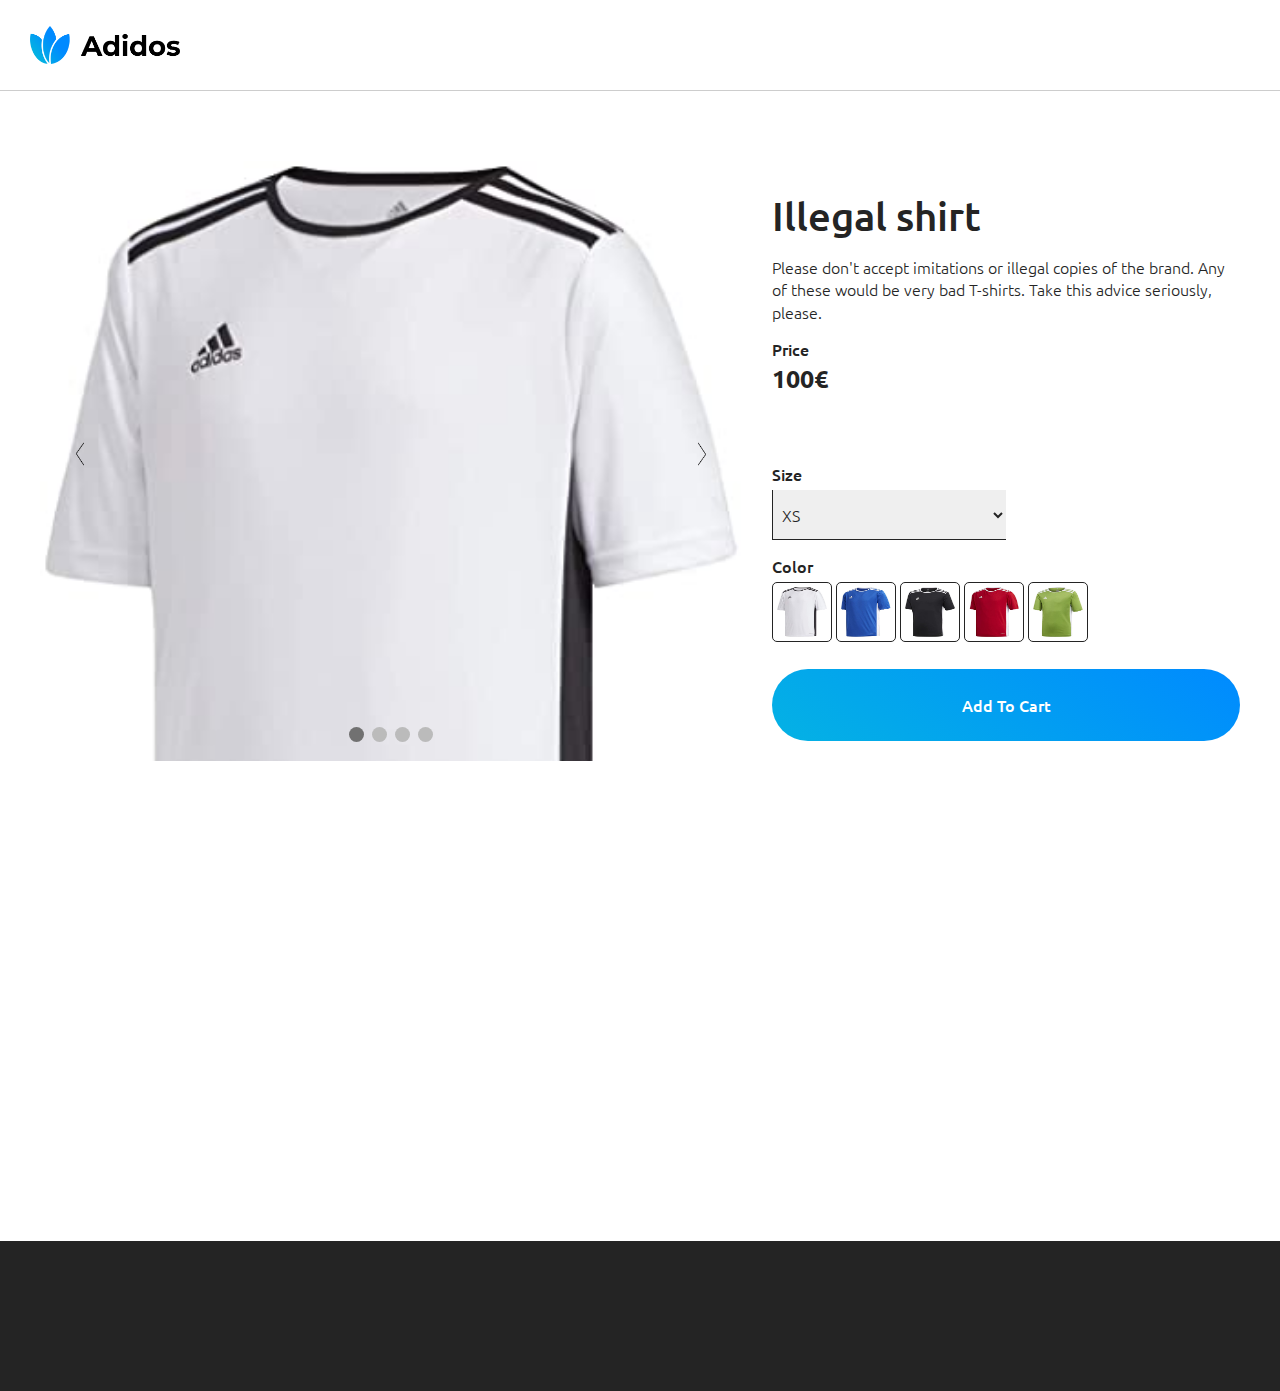
<file: index.html>
<!DOCTYPE html>
<html lang="en">
<head>
    <meta charset="UTF-8">
    <meta http-equiv="X-UA-Compatible" content="IE=edge">
    <meta name="viewport" content="width=device-width, initial-scale=1.0">
    <link rel="stylesheet" href="css/root.css">
    <link rel="stylesheet" href="css/step0style.css">
    <link rel="stylesheet" href="css/step1style.css">
    <link rel="stylesheet" href="css/step2style.css">
    <link rel="stylesheet" href="css/step3style.css">
    <link rel="stylesheet" href="css/step4style.css">
    <link rel="preconnect" href="https://fonts.gstatic.com">
    <link href="https://fonts.googleapis.com/css2?family=Ubuntu:ital,wght@0,300;0,400;0,500;0,700;1,300;1,400;1,500;1,700&display=swap" rel="stylesheet">
    <title>Adidos Shop</title>
</head>
<body>
    <header>
        <a href="index.html"><img id='logo' src='design/Adidos_logo.png'></a>
    </header>
    <main>
<!-- STEP 0 ------------------------ -->    
        <div class="mainDivs step0MainDiv" id="step0MainDiv">
                <section id="imgSection">
                    <div class="slideshow-container">

                        <div class="mySlides fade">
                            <img id="imgSl1" src="img/whiteFront.jpg" style="width:100%">
                        </div>
                        
                        <div class="mySlides fade">
                            <img id="imgSl2" src="img/whiteBack.jpg" style="width:100%">
                        </div>
                        
                        <div class="mySlides fade">
                            <img id="imgSl3" src="img/whiteLeft.jpg" style="width:100%">
                        </div>

                        <div class="mySlides fade">
                            <img id="imgSl4" src="img/whiteRight.jpg" style="width:100%">
                        </div>
                        
                        <a class="prev_arrow" onclick="plusSlides(-1)"></a>
                        <a class="next_arrow" onclick="plusSlides(1)"></a>
                        
                        </div>
                        <br>
                        
                        <div class="navBtns" style="text-align:center">
                        <span class="dot" onclick="currentSlide(1)"></span> 
                        <span class="dot" onclick="currentSlide(2)"></span> 
                        <span class="dot" onclick="currentSlide(3)"></span>
                        <span class="dot" onclick="currentSlide(4)"></span>  
                        </div>
                </section>
                <section id="contentSection">
                    <div id="contentDiv">
                        <div class="desc_text">
                            <h1>Illegal shirt</h1>
                            <p>Please don't accept imitations or illegal copies of the brand. Any of these would be very bad T-shirts. Take this advice seriously, please.</p>
                            <h3>Price</h3>
                            <h2 id="productprice" value="100">100€</h2>
                        </div>
                        
                        <div id="step0Form">
                            <div class="sizeDivSelector">
                                <h3>Size</h3>
                                <select name="size" id="sizeSelect" onchange="shirtSize(value)">
                                    <option value="XS">XS</option>
                                    <option value="S">S</option>
                                    <option value="M">M</option>
                                    <option value="L">L</option>
                                    <option value="XL">XL</option>
                                </select>
                            </div>
                            <div class="colorDivSelector">
                                <h3>Color</h3>
                                <button class='colorButton' id="colorButton1" value="white" onmouseover="changePicturesOnSlide(value)"  onclick="shirtColor(value)"></button>
                                <button class='colorButton' id="colorButton2" value="blue" onmouseover="changePicturesOnSlide(value)" onclick="shirtColor(value)"></button>
                                <button class='colorButton' id="colorButton3" value="black" onmouseover="changePicturesOnSlide(value)" onclick="shirtColor(value)"></button>
                                <button class='colorButton' id="colorButton4" value="red" onmouseover="changePicturesOnSlide(value)" onclick="shirtColor(value)"></button>
                                <button class='colorButton' id="colorButton5" value="green" onmouseover="changePicturesOnSlide(value)" onclick="shirtColor(value)"></button>
                            </div>
                        
                        <button type="button" id="addToCartBtn" class="longBtn">Add To Cart</button>
                        </div>
                    </div>                
                </section>
        </div>
<!-- END STEP 0 ------------------------ -->
    </main>
    <footer>
    </footer>
  <!-- <script src="js/collectData.js"></script> -->
    <script src="js/slider.js"></script>
    <script src="js/functions.js"></script>
    <script type="module">
        loadComponent('templates/template1.html');
        loadComponent('templates/template2.html');
        loadComponent('templates/template3.html');
        loadComponent('templates/template4.html');
        loadComponent('templates/templateBars.html');
    </script>
</body>
</html>
</file>
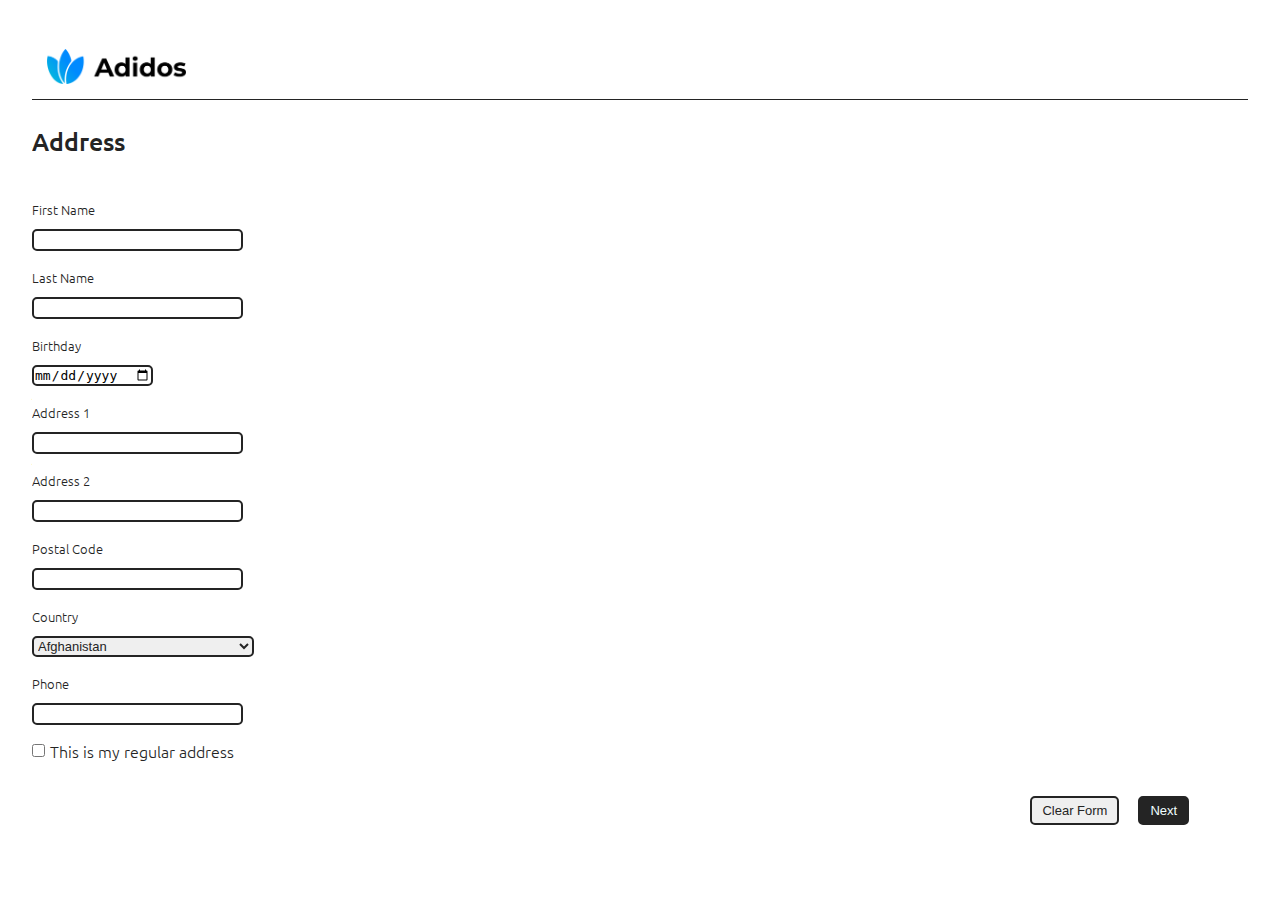
<file: Step2.html>
<!DOCTYPE html>
<html lang="en">
<head>
    <meta charset="UTF-8">
    <meta http-equiv="X-UA-Compatible" content="IE=edge">
    <meta name="viewport" content="width=device-width, initial-scale=1.0">
    <link rel="stylesheet" href="style.css">
    <link rel="stylesheet" href="styleStep2.css">
    <link rel="stylesheet" href="sliderStyle.css">
    <link rel="preconnect" href="https://fonts.gstatic.com">
    <link href="https://fonts.googleapis.com/css2?family=Ubuntu:ital,wght@0,300;0,400;0,500;0,700;1,300;1,400;1,500;1,700&display=swap" rel="stylesheet">
    <title>Adidos Shop</title>
</head>
<header>
    <img id='logo' src='design/Adidos_logo.png'>
</header>
<body>
    <main>
        <form>
        <div id="contCentral">
            <h2>Address</h2><br>

            <label for="firstName" class="textoDeRellenar">First Name</label><br>
            <input type="text" name="firstName" size="20" class="rellenar"><br>

            <label for="lastName" class="textoDeRellenar">Last Name</label><br>
            <input type="text" name="lastName" size="20" class="rellenar"><br>

            <label for="birthday" class="textoDeRellenar">Birthday</label><br>
            <input type="date" name="birthday" class="rellenar"><br>

            <label for="Address1" class="textoDeRellenar">Address 1</label><br>
            <input type="text" name="Address1" class="rellenar"><br>

            <label for="Address2" class="textoDeRellenar">Address 2</label><br>
            <input type="text" name="Address2" class="rellenar"><br>

            <label for="postalCode" class="textoDeRellenar">Postal Code</label><br>
            <input type="number" name="portalCode" class="rellenar"><br>

            <label for="country" class="textoDeRellenar">Country</label><br>
            <select name="country" class="rellenar">
                <option value="Afghanistan">Afghanistan</option>
                <option value="Albania">Albania</option>
                <option value="Andorra">Andorra</option>
                <option value="Argentina">Argentina</option>
                <option value="Australia">Australia</option>
                <option value="Bahamas">Bahamas</option>
                <option value="Bolivia">Bolivia</option>
                <option value="Bosnia and Herzegovina">Bosnia and Herzegovina</option>
                <option value="Brazil">Brazil</option>
                <option value="Bulgaria">Bulgaria</option>
                <option value="Canada">Canada</option>
                <option value="Chile">Chile</option>
                <option value="China">China</option>
                <option value="Colombia">Colombia</option>
                <option value="Cuba">Cuba</option>
                <option value="Democratic Republic of the Congo">Democratic Republic of the Congo</option>
                <option value="Denmark">Denmark</option>
                <option value="Djibouti">Djibouti</option>
                <option value="Dominica">Dominica</option>
                <option value="Dominican Republic">Dominican Republic</option>
                <option value="Ecuador">Ecuador</option>
                <option value="Egypt">Egypt</option>
                <option value="El Salvador">El Salvador</option>
                <option value="Estonia">Estonia</option>
                <option value="Ethiopia">Ethiopia</option>
                <option value="Fiji">Fiji</option>
                <option value="Finland">Finland</option>
                <option value="France">France</option>
                <option value="Georgia">Georgia</option>
                <option value="Germany">Germany</option>
                <option value="Greece">Greece</option>
                <option value="Guatemala">Guatemala</option>
                <option value="Haiti">Haiti</option>
                <option value="Honduras">Honduras</option>
                <option value="Hungary">Hungary</option>
                <option value="Iceland">Iceland</option>
                <option value="India">India</option>
                <option value="Indonesia">Indonesia</option>
                <option value="Ireland">Ireland</option>
                <option value="Italy">Italy</option>
                <option value="Jamaica">Jamaica</option>
                <option value="Japan">Japan</option>
                <option value="Kenya">Kenya</option>
                <option value="Liberia">Liberia</option>
                <option value="Lithuania">Lithuania</option>
                <option value="Luxembourg">Luxembourg</option>
                <option value="Madagascar">Madagascar</option>
                <option value="Maldives">Maldives</option>
                <option value="Malta">Malta</option>
                <option value="Mexico">Mexico</option>
                <option value="Monaco">Monaco</option>
                <option value="Nepal">Nepal</option>
                <option value="New Zealand">New Zealand</option>
                <option value="North Korea">North Korea</option>
                <option value="North Macedonia">North Macedonia</option>
                <option value="Norway">Norway</option>
                <option value="Oman">Oman</option>
                <option value="Pakistan">Pakistan</option>
                <option value="Panama">Panama</option>
                <option value="Paraguay">Paraguay</option>
                <option value="Peru">Peru</option>
                <option value="Portugal">Portugal</option>
                <option value="Romania">Romania</option>
                <option value="Russia">Russia</option>
                <option value="Samoa">Samoa</option>
                <option value="Saudi Arabia">Saudi Arabia</option>
                <option value="Senegal">Senegal</option>
                <option value="Slovenia">Slovenia</option>
                <option value="Spain">Spain</option>
                <option value="Tanzania">Tanzania</option>
                <option value="Thailand">Thailand</option>
                <option value="Turkey">Turkey</option>
                <option value="Turkmenistan">Turkmenistan</option>
                <option value="Uganda">Uganda</option>
                <option value="Ukraine">Ukraine</option>
                <option value="United Arab Emirates">United Arab Emirates</option>
                <option value="United Kingdom">United Kingdom</option>
                <option value="United States of America">United States of America</option>
                <option value="Uruguay">Uruguay</option>
                <option value="Uzbekistan">Uzbekistan</option>
                <option value="Vanuatu">Vanuatu</option>
                <option value="Venezuela">Venezuela</option>
                <option value="Vietnam">Vietnam</option>
                <option value="Yemen">Yemen</option>
                <option value="Zambia">Zambia</option>
                <option value="Zimbabwe">Zimbabwe</option>
            </select><br>

            <label for="numberPhone" class="textoDeRellenar">Phone</label><br>
            <input type="tel" name="numberPhone" class="rellenar"><br>

            <div id="check">
                <input type="checkbox" name="RegularAddress" value="SaveRA" id="checkItem">
                <p>This is my regular address</p><br>
            </div>

            <div id="botones">
                <input type="reset" name="clear" value="Clear Form" id="btnClear">
                <input type="submit" name="next" value="Next" id="btnNext">
            </div>

        </div>
    </form>
    </main>
</body>
<footer>

</footer>
</html>
</file>
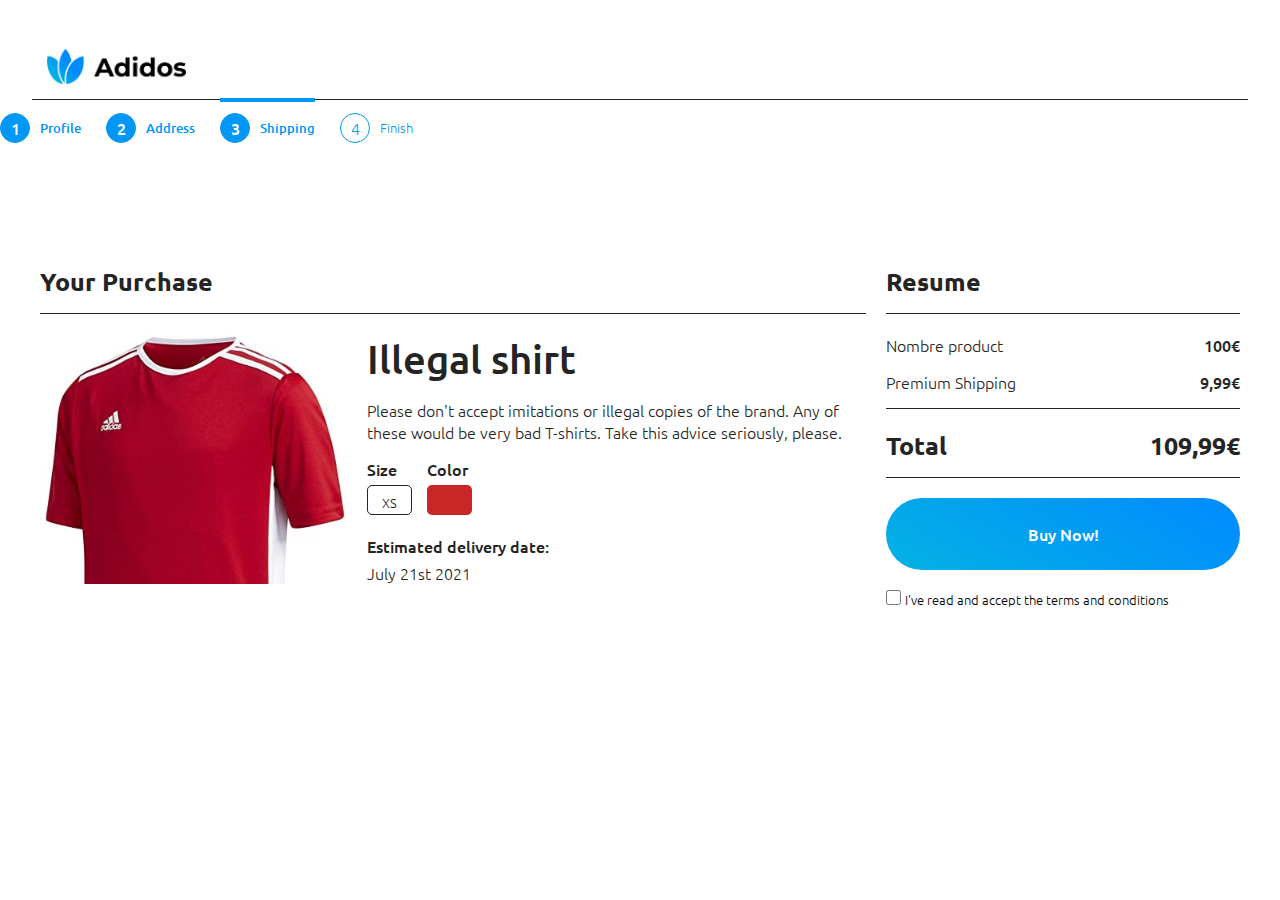
<file: step4.html>
<!DOCTYPE html>
<html lang="en">
<head>
    <meta charset="UTF-8">
    <meta http-equiv="X-UA-Compatible" content="IE=edge">
    <meta name="viewport" content="width=device-width, initial-scale=1.0">
    <link rel="stylesheet" href="style.css">
    <link rel="stylesheet" href="step4style.css">
    <link rel="stylesheet" href="sliderStyle.css">
    <link rel="preconnect" href="https://fonts.gstatic.com">
    <link href="https://fonts.googleapis.com/css2?family=Ubuntu:ital,wght@0,300;0,400;0,500;0,700;1,300;1,400;1,500;1,700&display=swap" rel="stylesheet">

    <title>Adidos Shop</title>
</head>
<body>
    <header>
        <img id='logo' src='design/Adidos_logo.png'>
    </header>
    <main>

        <div id="topBar" class="topBar">

<!-- PROGRESS BAR ---------------------------------- -->

            <!-- <div id="progressBar" class="progressBar">
                <div class="allProgressStep">
                    <div class="step">
                        <h4 class="completedText">Profile</h4>
                        <p class="stepPoint completed" ></p>
                    </div>
                    <div class="step">
                        <h4 class="completedText">Address</h4>
                        <p class="stepPoint completed"></p>
                    </div>
                    <div class="step">
                        <h4 class="completedText">Shipping</h4>
                        <p class="stepPoint completed"></p>
                    </div>
                    <div class="step">
                        <h4>Finish</h4>
                        <p class="stepPoint"></p>
                    </div>
                </div> -->

            <div id="progressBar" class="progressBar">
                <div class="allProgressStep">
                    <div class="step">
                        <p class="stepPoint completed" >1</p>
                        <h4 class="completedText">Profile</h4>
                    </div>
                    <div class="step">
                        <p class="stepPoint completed">2</p>
                        <h4 class="completedText">Address</h4>

                    </div>
                    <div class="step actualStep">
                        <p class="stepPoint completed">3</p>
                        <h4 class="completedText">Shipping</h4>
                    </div>
                    <div class="step">
                        <p class="stepPoint">4</p>
                        <h4>Finish</h4>
                    </div>
                </div>
            </div>

<!-- END OF PROGRESS BAR ---------------------------------- -->

<!-- POP UP HURRY UP MESSAGE ---------------------------------- -->

            <div id="popUpDiv" class="popUpDiv hidden">
                <p>Your purchase started:</p>
                <p id="closeX" class="closeX" onclick="hide()">&#x2715</p>
                <h3 id="timerPopUp">3 minutes ago.</h4>
                <h2>Hurry Up!</h2>
            </div>

<!-- END POP UP HURRY UP MESSAGE ---------------------------------- -->

        </div>

<!-- STEP 4 (PURCHASE RESUME) ---------------------------------- -->

        <div class='mainDivs' id="step4Div">
            <section class="leftContent">
                <h2 class="yourPurchaseText">Your Purchase</h2>
                <div id="purchaseResume" class="purchaseResume">
                    <div id="purchaseImg" class="purchaseImg"></div>
                    <div class="purchaseContent">
                        <h1 id="prodcutName" class="productName">Illegal shirt</h1>
                        <p class="productDescription">Please don't accept imitations or illegal copies of the brand. Any of these would be very bad T-shirts. Take this advice seriously, please.</p>
                        <div class="SizeColor">
                            <div class="SCResumeDiv">
                                <h3>Size</h3>
                                <p class="sizeP">XS</p>
                            </div>
                            <div class="SCResumeDiv">
                                <h3>Color</h3>
                                <p class="colorP"></p>
                            </div>
                        </div>
                        <h3 class="delDateTitle">Estimated delivery date:</h3>
                        <p id="delDateText" class="delDateText">July 21st 2021</p>
                    </div>
                </div>
            </section>
            <section class="rightContent">
                <h2 class="resumeText">Resume</h2>
                <div id="totalResume">
                    <div class="productAccount">
                        <p class="productText">Nombre product</p>
                        <h3 class="productPrice">100€</h3>
                    </div>
                    <div class="shippingAccount">
                        <p class="shippingText">Premium Shipping</p>
                        <h3 class="shippingPrice">9,99€</h3>
                    </div>
                </div>
                <div class="totalPrice">
                    <h2>Total</p>
                    <h2>109,99€</h3>
                </div>
                <form>
                    <!-- <input type="submit" value="Finish"> -->
                    <button class="longBtn">Buy Now!</button>
                    <input type="checkbox" name="conditions" id="conditions" required>
                    <label for="conditions" class="checkboxText">I've read and accept the terms and conditions</label>
                </form>
            </section>
        </div>

<!-- END OF STEP 4 (PURCHASE RESUME) ---------------------------------- -->

    </main>

    <footer>
    </footer>
    <script src="closeXBtn.js"></script>
</body>

</html>
</file>
<file: css/step0style.css>
.step0MainDiv {
  margin-top: 70px;
}

/* SLIDER STYLES ----------------- */

.mySlides {
  display: none;
}
img {
  vertical-align: middle;
}

/* Slideshow container */
.slideshow-container {
  width: 100%;
  max-height: 100%;
  position: relative;
  margin: auto;
}

/* Next & previous buttons */
.prev_arrow,
.next_arrow {
  width: 30px;
  height: 30px;
  left: 25px;
  cursor: pointer;
  position: absolute;
  top: 50%;
  margin-top: -22px;
  color: #242424;
  font-weight: bold;
  font-size: 25px;
  transition: 0.6s ease;
  border-radius: 40px;
  user-select: none;
  font-family: "Ubuntu", sans-serif;
}

.prev_arrow {
  background-image: url(../img/rsc/left_arrow.png);
  background-size: contain;
}

.prev_arrow:focus,
.next_arrow:focus {
  outline: none;
}

.prev_arrow:hover,
.next_arrow:hover {
  opacity: 0.6;
}

/* Position the "next button" to the right */
.next_arrow {
  left: unset;
  right: 25px;
  background-image: url(../img/rsc/right_arrow.png);
  background-size: contain;
}

.navBtns {
  align-items: center;
  width: max-content;
  text-align: center;
  position: absolute;
  bottom: 15px;
  justify-content: center;
}

/* Caption text */
.text {
  color: #f2f2f2;
  font-size: 15px;
  padding: 8px 12px;
  position: absolute;
  bottom: 8px;
  width: 100%;
  text-align: center;
}

/* The dots/bullets/indicators */
.dot {
  cursor: pointer;
  height: 15px;
  width: 15px;
  margin: 0 2px;
  background-color: #bbb;
  border-radius: 50%;
  display: inline-block;
  transition: background-color 0.6s ease;
}

.active,
.dot:hover {
  background-color: #717171;
}

/* Fading animation */
.fade {
  -webkit-animation-name: fade;
  -webkit-animation-duration: 1.5s;
  animation-name: fade;
  animation-duration: 1.5s;
}

@-webkit-keyframes fade {
  from {
    opacity: 0.4;
  }
  to {
    opacity: 1;
  }
}

@keyframes fade {
  from {
    opacity: 0.4;
  }
  to {
    opacity: 1;
  }
}

/* On smaller screens, decrease text size */
@media only screen and (max-width: 300px) {
  .prev_arrow,
  .next_arrow,
  .text {
    font-size: 11px;
  }
}

/* END OF SLIDER STYLES ------------------- */

/* LEFT SECTION ---------------- */

#imgSection {
  width: 60%;
  max-height: 600px;
  display: flex;
  justify-content: center;
  position: relative;
  box-sizing: border-box;
  margin-right: 15px;
  border-radius: 5px;
  overflow: hidden;
}

/* RGIHT SECTION ---------------- */

#contentSection {
  width: 40%;
  box-sizing: border-box;
  margin-left: 15px;
}

#contentDiv {
  box-sizing: border-box;
  width: 100%;
  height: 100%;
  padding-top: 30px;
  display: flex;
  flex-direction: column;
  justify-content: space-between;
}

.desc_text h1,
.desc_text p,
.desc_text h2 {
  margin-bottom: 15px;
}

.desc_text h3 {
  margin-bottom: 2px;
}

#sizeSelect {
  width: 50%;
  height: 50px;
  margin-top: 5px;
  border-bottom: 1px solid #242424;
  border-left: 1px solid #242424;
  padding-left: 5px;
  margin-bottom: 15px;
}

.colorDivSelector {
  margin-bottom: 25px;
}

.colorDivSelector h3 {
  margin-bottom: 5px;
}

.colorButton {
  height: 60px;
  width: 60px;
  border-radius: 5px;
  background-color: transparent;
  border: 1px solid #242424;
  background-repeat: no-repeat;
  background-position: center;
  background-size: 50px 50px;
}
#colorButton1 {
  background-image: url("../img/whiteFront.jpg");
}
#colorButton2 {
  background-image: url("../img/blueFront.jpg");
}
#colorButton3 {
  background-image: url("../img/blackFront.jpg");
}
#colorButton4 {
  background-image: url("../img/redFront.jpg");
}
#colorButton5 {
  background-image: url("../img/greenFront.jpg");
}

.formButtons {
  display: flex;
  align-items: flex-end;
}
</file>
<file: css/step1style.css>
.profileForm {
  width: 100%;
  height: max-content;
  display: flex;
}

.profileForm h2 {
  width: 100%;
  border-bottom: 1px solid #242424;
  margin-bottom: 20px;
  padding-bottom: 15px;
}

/* .formInputsProfile {
  height: 270px;
  display: flex;
  flex-direction: column;
} */

.prf_rc {
  max-height: 100%;
  display: flex;
  justify-content: space-between;
  align-items: flex-end;
}
</file>
<file: css/step2style.css>
#step2phone {
  margin-top: 10px;
  margin-left: 15px;
  margin-bottom: 10px;
}

.countryCodeDiv {
  display: flex;
  width: 100%;
}

.countryCode {
  width: 80px !important;
  padding-right: 5px;
  margin-bottom: 0;
  border-right: none !important;
  border-radius: 5px 0px 0px 5px !important;
  background-color: rgb(237, 237, 237);
}

.phoneNumberInput {
  height: 45px;
  border-left: none !important;
  border-radius: 0px 5px 5px 0px !important;
}

.add_rc_check {
  margin-left: 15px;
  margin-bottom: 15px;
}

.add_rc {
  max-height: 100%;
  display: flex;
  flex-direction: column;
  justify-content: flex-end;
}

.add_rc_btns {
  display: flex;
  justify-content: space-between;
  align-items: flex-end;
}
</file>
<file: css/step3style.css>
.ship_rc {
  display: flex;
  flex-direction: row;
  align-items: flex-end;
}

.radioOptions {
  margin-bottom: 20px;
}

.radioOpt {
  height: 30px;
}

.formInputs h3 {
  margin-bottom: 20px;
}

.giftContent label {
  display: block;
  margin-top: 10px;
  height: 30px;
}

.giftContent input[type="file"] {
  width: max-content;
  min-height: max-content;
  border: none;
  padding-left: 0;
}
</file>
<file: css/step4style.css>
.yourPurchaseText {
  width: 100%;
  border-bottom: 1px solid #242424;
  margin-bottom: 20px;
  padding-bottom: 15px;
}

.purchaseContent h1 {
  margin-bottom: 15px;
}

.purchaseContent p {
  margin-bottom: 15px;
}

.purchaseResume {
  width: 100%;
  display: flex;
}

.purchaseImg {
  width: 40%;
  height: 250px;
  box-sizing: border-box;
  background-image: url("../img/redFront.jpg");
  background-size: cover;
  background-repeat: no-repeat;
  background-position: top;
  margin-right: 15px;
}

.purchaseContent {
  width: 65%;
  box-sizing: border-box;
  margin-left: 5px;
}

.SizeColor {
  width: 100%;
  display: flex;
  flex-direction: row;
  margin-bottom: 5px;
}

.sizeP {
  width: 45px;
  height: 30px;
  border: 1px solid #242424;
  border-radius: 5px;
  box-sizing: border-box;
  text-align: center;
  padding-top: 7px;
  padding-bottom: 7px;
  margin-top: 5px;
  font-size: 13px;
}

.colorP {
  width: 45px;
  height: 30px;
  border: 1px solid;
  background-color: rgb(201, 38, 38);
  border-radius: 5px;
  margin-top: 5px;
  font-size: 13px;
}

.SCResumeDiv {
  margin-right: 15px;
}

.delDateTitle {
  margin-bottom: 5px;
}

/* RIGHT CONTENT ----------------------- */

.resumeText {
  width: 100%;
  border-bottom: 1px solid #242424;
  margin-bottom: 20px;
  padding-bottom: 15px;
}

#totalResume {
  width: 100%;
  border-bottom: 1px solid #242424;
  display: flex;
  flex-direction: column;
  margin-bottom: 20px;
}

.productAccount {
  width: 100%;
  display: flex;
  justify-content: space-between;
  margin-bottom: 10px;
}

.shippingAccount {
  width: 100%;
  display: flex;
  justify-content: space-between;
  margin-bottom: 10px;
}

.totalPrice {
  width: 100%;
  display: flex;
  justify-content: space-between;
  border-bottom: 1px solid #242424;
  margin-bottom: 20px;
  padding-bottom: 10px;
  box-sizing: border-box;
}

.checkboxText {
  font-family: "Ubuntu", sans-serif;
  font-size: 13px;
  font-weight: 300;
}

#buyNowBtn:disabled {
  cursor: initial;
  background-image: none;
  background-color: #cccccc;
  color: #666666;
}

#buyNowBtn:disabled:hover {
  opacity: 1;
}

#conditions {
  width: 15px;
  height: 15px;
  border: 1px solid #0197f6;
  cursor: pointer;
  margin-left: 18px;
}

.thankYouMsg {
  width: 100%;
  height: 150px;
  background-image: linear-gradient(32deg, #04b2e4, #008aff);
  border-radius: 5px;
  box-sizing: border-box;
  padding: 20px;
  justify-content: space-evenly;
  display: flex;
  flex-direction: column;
}
</file>
<file: styleStep2.css>
#contCentral{
    margin-left: 2.5%;
    font-family: 'Ubuntu', sans-serif;
}
h2{
    margin-top: 25px;
    margin-bottom: 20px;
    font-size: 25px;
    font-weight: 500;
}
.textoDeRellenar{
    font-size: 13px;
    font-weight: 300;
    color: #242424;
}
.rellenar{
    border: solid 2px #242424;
    border-radius: 5px;
    margin-top: 10px;
    margin-bottom: 15px;
}

select{
    font-size: 13px;
    font-weight: 300;
    color: #242424;
}

#check{
    font-size: 13px;
    font-weight: 300;
    color: #242424;
}
#checkItem{
    float: left;
    align-items: center;
    margin-right: 5px;
    margin-top: 4px;
}

#botones{
    margin-left: 80%;
    float: left;
    margin-bottom: 30px;
}

#btnClear{
    border: #242424 solid 2px;
    border-radius: 5px;
    color: #242424;
    font-weight: 200;
    font-size: 13px;
    padding-left: 10px;
    padding-right: 10px;
    padding-top: 5px;
    padding-bottom: 5px;
    box-sizing: border-box;
    margin-right: 15px;
}
#btnNext{
    border: #242424 solid 2px;
    border-radius: 5px;
    color:azure;
    font-size: 13px;
    font-weight: 200;
    background-color: #242424;
    padding-left: 10px;
    padding-right: 10px;
    padding-top: 5px;
    padding-bottom: 5px;
    box-sizing: border-box;
}
</file>
<file: sliderStyle.css>
* {box-sizing: border-box}
body {font-family: Verdana, sans-serif; margin:0}
.mySlides {display: none}
img {vertical-align: middle;}

/* Slideshow container */
.slideshow-container {
  width: 100%;
  position: relative;
  margin: auto;
}

/* Next & previous buttons */
.prev, .next {
  cursor: pointer;
  position: absolute;
  top: 50%;
  width: auto;
  padding: 16px;
  margin-top: -22px;
  color: white;
  font-weight: bold;
  font-size: 18px;
  transition: 0.6s ease;
  border-radius: 0 3px 3px 0;
  user-select: none;
  background-color: #bbb;
}

/* Position the "next button" to the right */
.next {
  right: 0;
  border-radius: 3px 0 0 3px;
}

/* On hover, add a black background color with a little bit see-through */
.prev:hover, .next:hover {
  background-color: rgba(0,0,0,0.8);
}

/* Caption text */
.text {
  color: #f2f2f2;
  font-size: 15px;
  padding: 8px 12px;
  position: absolute;
  bottom: 8px;
  width: 100%;
  text-align: center;
}

/* The dots/bullets/indicators */
.dot {
  cursor: pointer;
  height: 15px;
  width: 15px;
  margin: 0 2px;
  background-color: #bbb;
  border-radius: 50%;
  display: inline-block;
  transition: background-color 0.6s ease;
}

.active, .dot:hover {
  background-color: #717171;
}

/* Fading animation */
.fade {
  -webkit-animation-name: fade;
  -webkit-animation-duration: 1.5s;
  animation-name: fade;
  animation-duration: 1.5s;
}

@-webkit-keyframes fade {
  from {opacity: .4} 
  to {opacity: 1}
}

@keyframes fade {
  from {opacity: .4} 
  to {opacity: 1}
}

/* On smaller screens, decrease text size */
@media only screen and (max-width: 300px) {
  .prev, .next,.text {font-size: 11px}
}
</file>
<file: step4style.css>
.topBar {
  display: flex;
  justify-content: space-between;
  height: max-content;
}

/* PROGRESS BAR 1-----------------------

.progressBar {
  width: 1200px;
  height: 60px;
  margin-left: auto;
  margin-right: auto;
  margin-top: 20px;
  margin-bottom: 80px;
  border: 3px solid #008aff;
  border-radius: 40px;
  display: flex;
  align-items: center;
  justify-content: center;
}

h4 {
  font-family: "Ubuntu", sans-serif;
  font-weight: 300;
  font-size: 13px;
  color: #008aff;
}

.allProgressStep {
  width: 90%;
  display: flex;
  flex-direction: row;
  justify-content: space-between;
}

.step {
  display: flex;
  flex-direction: column;
  align-items: center;
  justify-content: center;
}

.stepPoint {
  margin-bottom: 0;
  margin-top: 5px;
  width: 12px;
  height: 12px;
  background-color: white;
  border: 1px solid #008aff;
  border-radius: 40px;
}

.completedText {
  font-weight: 400;
}

.completed {
  background-color: #008aff;
} */

/* PROGRESS BAR 2 ----------------------- */

.progressBar {
  width: max-content;
  position: relative;
  top: -2px;
  margin-bottom: 100px;
}

h4 {
  font-family: "Ubuntu", sans-serif;
  font-weight: 300;
  font-size: 13px;
  color: #0197f6;
}

.allProgressStep {
  display: flex;
  flex-direction: row;
  justify-content: space-between;
}

.step {
  width: max-content;
  height: 45px;
  margin-right: 25px;
  display: flex;
  flex-direction: row;
  align-items: center;
  justify-content: center;
  padding: 10px 0px 0px 0px;
  border-top: 4px solid transparent;
}

.actualStep {
  border-top: 4px solid #0197f6;
}

.stepPoint {
  margin-bottom: 0;
  width: 30px;
  height: 30px;
  background-color: white;
  border: 1px solid #0197f6;
  border-radius: 40px;
  text-align: center;
  line-height: 28px;
  margin-right: 10px;
  color: #0197f6;
}

.completedText {
  font-weight: 500;
  cursor: pointer;
}

.completed {
  background-color: #0197f6;
  color: white;
  font-weight: 500;
}

/* POP UP HURRY UP STYLES ---------------------- */

.popUpDiv {
  margin-top: 10px;
  width: 260px;
  height: 120px;
  background-image: linear-gradient(32deg, #04b2e4, #008aff);
  border-radius: 5px;
  position: relative;
  transition: 0.6s;
  overflow: hidden;
}

.popUpDiv p {
  display: inline-block;
  margin: 15px 0px 3px 15px;
  color: white;
}

.closeX {
  margin: 0 !important;
  position: absolute;
  top: 7px;
  right: 9px;
  cursor: pointer;
}

.popUpDiv h3 {
  margin-left: 15px;
  color: white;
}

.popUpDiv h2 {
  color: white;
  position: absolute;
  bottom: 15px;
  left: 15px;
}

.hidden {
  height: 0px;
  opacity: 0;
}

/* GENERAL STYLES ----------------------- */

.leftContent {
  width: 70%;
  margin-right: 10px;
  box-sizing: border-box;
}

.rightContent {
  width: 30%;
  margin-left: 10px;
  box-sizing: border-box;
  background-color: white;
}

/* LEFT CONTENT ----------------------- */

.yourPurchaseText {
  width: 100%;
  border-bottom: 1px solid #242424;
  margin-bottom: 20px;
  padding-bottom: 15px;
}

.purchaseResume {
  width: 100%;
  display: flex;
}

.purchaseImg {
  width: 40%;
  height: 250px;
  box-sizing: border-box;
  background-image: url("img/Rojo_Front.jpg");
  background-size: cover;
  background-repeat: no-repeat;
  background-position: top;
  margin-right: 15px;
}

.purchaseContent {
  width: 65%;
  box-sizing: border-box;
  margin-left: 5px;
}

.SizeColor {
  width: 100%;
  display: flex;
  flex-direction: row;
  margin-bottom: 5px;
}

.sizeP {
  width: 45px;
  height: 30px;
  border: 1px solid #242424;
  border-radius: 5px;
  text-align: center;
  padding-top: 7px;
  padding-bottom: 7px;
  margin-top: 5px;
  font-size: 13px;
}

.colorP {
  width: 45px;
  height: 30px;
  border: none;
  background-color: rgb(201, 38, 38);
  border-radius: 5px;
  margin-top: 5px;
  font-size: 13px;
}

.SCResumeDiv {
  margin-right: 15px;
}

.delDateTitle {
  margin-bottom: 5px;
}

/* RIGHT CONTENT ----------------------- */

.resumeText {
  width: 100%;
  border-bottom: 1px solid #242424;
  margin-bottom: 20px;
  padding-bottom: 15px;
}

#totalResume {
  width: 100%;
  border-bottom: 1px solid #242424;
  display: flex;
  flex-direction: column;
  margin-bottom: 20px;
}

.productAccount {
  width: 100%;
  display: flex;
  justify-content: space-between;
}

.shippingAccount {
  width: 100%;
  display: flex;
  justify-content: space-between;
}

.totalPrice {
  width: 100%;
  display: flex;
  justify-content: space-between;
  border-bottom: 1px solid #242424;
  margin-bottom: 20px;
}

.longBtn {
  width: 100%;
  background-image: linear-gradient(32deg, #04b2e4, #008aff);
  padding: 25px 0px 25px 0px;
  border: none;
  border-radius: 40px;
  color: white;
  font-family: "Ubuntu", sans-serif;
  font-size: 16px;
  font-weight: 500;
  margin-bottom: 20px;
  cursor: pointer;
  transition: 0.2s;
}

.longBtn:hover {
  opacity: 0.6;
}

.longBtn:focus {
  outline: none;
}

.checkboxText {
  font-family: "Ubuntu", sans-serif;
  font-size: 13px;
  font-weight: 300;
}

#conditions {
  width: 15px;
  height: 15px;
  border: 1px solid #0197f6;
  cursor: pointer;
}
</file>
<file: css/root.css>
/* RESET CSS ------------ */

html,
body,
div,
span,
a,
h1,
h2,
h3,
h4,
h5,
h6,
p,
blockquote,
img,
ol,
ul,
li,
input,
label,
select,
table,
tbody,
tfoot,
thead,
tr,
th,
td,
footer,
header,
menu,
nav,
section,
video {
  margin: 0;
  padding: 0;
  font-size: 100%;
  list-style: none;
  border: 0;
}

/* END OF RESET CSS ------------- */

h1 {
  font-family: "Ubuntu", sans-serif;
  font-size: 40px;
  font-weight: 500;
  color: #242424;
}

h2 {
  font-family: "Ubuntu", sans-serif;
  font-size: 25px;
  font-weight: 700;
  color: #242424;
}

h3 {
  font-family: "Ubuntu", sans-serif;
  font-size: 16px;
  font-weight: 500;
  color: #242424;
}

h4 {
  font-family: "Ubuntu", sans-serif;
  font-weight: 300;
  font-size: 13px;
  color: #0197f6;
}

p {
  font-family: "Ubuntu", sans-serif;
  font-size: 16px;
  font-weight: 300;
  color: #242424;
  line-height: 1.4;
}

select {
  font-size: 16px;
  font-weight: 300;
  color: #242424;
  font-family: "Ubuntu", sans-serif;
}

select:focus {
  outline: none;
}

input {
  font-family: "Ubuntu", sans-serif;
  color: #242424;
  font-size: 16px;
  font-weight: 300;
}

input:focus {
  outline: none;
}

label {
  font-family: "Ubuntu", sans-serif;
  color: #242424;
  font-size: 13px;
  font-weight: 300;
}

button {
  border-radius: 40px;
  font-family: "Ubuntu", sans-serif;
  font-size: 16px;
  font-weight: 500;
  cursor: pointer;
  transition: 0.2s;
}

main {
  max-width: 1200px;
  min-height: 1080px;
  margin-left: auto;
  margin-right: auto;
  padding-right: 15px;
  padding-left: 15px;
}

header {
  height: 90px;
  width: 100%;
  border-bottom: 1px solid #cdcdcd !important;
  display: flex;
  align-items: center;
}

span {
  font-family: "Ubuntu", sans-serif;
  color: #242424;
  font-size: 16px;
  font-weight: 500;
}

textarea {
  font-family: "Ubuntu", sans-serif;
  color: #242424;
  font-size: 16px;
  font-weight: 300;
  width: 100%;
  height: 150px;
  border: 1px solid #242424;
  border-radius: 5px;
  resize: none;
  padding: 10px;
  box-sizing: border-box;
}

#logo {
  height: auto;
  width: 150px;
  margin-left: 30px;
}

.mainDivs {
  width: 100%;
  display: flex;
  margin-bottom: 200px;
}

footer {
  height: 150px;
  width: 100%;
  background-color: #242424;
}

.longBtn {
  width: 100%;
  background-image: linear-gradient(32deg, #04b2e4, #008aff);
  padding: 25px 0px 25px 0px;
  border: none;
  border-radius: 40px;
  color: white;
  font-family: "Ubuntu", sans-serif;
  font-size: 16px;
  font-weight: 500;
  margin-bottom: 20px;
  cursor: pointer;
  transition: 0.2s;
}

.longBtn:hover {
  opacity: 0.6;
}

.longBtn:focus {
  outline: none;
}

/* TOP BAR STYLES --------------- */

.topBar {
  display: flex;
  justify-content: space-between;
  height: max-content;
}

/* PROGRESS BAR 2 ----------------------- */

.progressBar {
  width: max-content;
  position: relative;
  top: -2px;
  margin-bottom: 100px;
}

.allProgressStep {
  display: flex;
  flex-direction: row;
  justify-content: space-between;
}

.step {
  width: max-content;
  height: 45px;
  margin-right: 25px;
  display: flex;
  flex-direction: row;
  align-items: center;
  justify-content: center;
  padding: 10px 0px 0px 0px;
  border-top: 4px solid transparent;
}

.actualStep {
  border-top: 4px solid #0197f6;
}

.stepPoint {
  margin-bottom: 0;
  width: 30px;
  height: 30px;
  background-color: white;
  border: 1px solid #0197f6;
  border-radius: 40px;
  text-align: center;
  line-height: 28px;
  margin-right: 10px;
  color: #0197f6;
}

.completedText {
  font-weight: 500;
  cursor: pointer;
}

.completed {
  background-color: #0197f6;
  color: white;
  font-weight: 500;
}

/* POP UP HURRY UP STYLES ---------------------- */

.popUpDiv {
  margin-top: 10px;
  width: 260px;
  height: 120px;
  background-image: linear-gradient(32deg, #04b2e4, #008aff);
  border-radius: 5px;
  position: relative;
  transition: 0.6s;
  overflow: hidden;
}

.popUpDiv p {
  display: inline-block;
  margin: 15px 0px 3px 15px;
  color: white;
}

.closeX {
  margin: 0 !important;
  position: absolute;
  top: 7px;
  right: 9px;
  cursor: pointer;
}

.popUpDiv h3 {
  margin-left: 15px;
  color: white;
}

.popUpDiv h2 {
  color: white;
  position: absolute;
  bottom: 15px;
  left: 15px;
}

.hidden {
  height: 0px;
  opacity: 0;
}

.hidden_div {
  display: none !important;
}

/* GENERAL STYLES FOR FORM STEPS----------------------- */

.leftContent {
  width: 70%;
  margin-right: 10px;
  box-sizing: border-box;
}

.rightContent {
  width: 30%;
  min-width: 321px;
  margin-left: 10px;
  box-sizing: border-box;
  background-color: white;
}

input[type="checkbox"] {
  max-width: 15px;
  min-height: 15px !important;
  max-height: 15px;
  display: inline-block;
  margin-right: 5px;
  margin-bottom: 0 !important;
}

input[type="radio"] {
  max-width: 15px;
  min-height: 15px !important;
  max-height: 15px;
  display: inline-block;
  margin-right: 5px;
}

input[type="date"]:invalid {
  color: rgb(59, 59, 59);
}

.select {
  margin-bottom: 30px;
}

.formInputs {
  display: flex;
  flex-direction: column;
}

.formInputs input {
  box-sizing: border-box;
  width: 100%;
  min-height: 45px;
  padding-left: 15px;
  border: 1px solid #242424;
  border-radius: 5px;
  margin-bottom: 30px;
}

.formInputs input:last-child {
  margin-bottom: 0;
}

.formInputs select {
  box-sizing: border-box;
  width: 100%;
  min-height: 45px;
  padding-left: 15px;
  border: 1px solid #242424;
  border-radius: 5px;
}

.formSmallBtns button {
  box-sizing: border-box;
  width: 50%;
  padding: 15px 35px 15px 35px;
  border: 3px solid #0197f6;
}

.formSmallBtns button:hover {
  opacity: 0.8;
}

.formSmallBtns button:focus {
  outline: none;
}

.clearBtn {
  background-color: white;
  color: #0197f6;
  margin-right: 5px;
}

.nextBtn {
  background-image: linear-gradient(32deg, #04b2e4, #008aff);
  color: white;
  margin-left: 5px;
}

.validForm {
  border: 2px solid #008aff !important;
  color: #008aff;
}

.invalidForm {
  border: 2px solid #d75151 !important;
  color: #d75151;
}

.labelFormValidationStyle {
  margin-top: -20px;
  margin-left: 15px;
  margin-bottom: 10px;
}

.formValidLabel {
  color: #d75151 !important;
}
</file>
<file: style.css>
/* RESET CSS ------------ */

html,
body,
div,
span,
a,
h1,
h2,
h3,
h4,
h5,
h6,
p,
blockquote,
img,
ol,
ul,
li,
input,
label,
select,
table,
tbody,
tfoot,
thead,
tr,
th,
td,
footer,
header,
menu,
nav,
section,
video {
margin: 0;
padding: 0;
font-size: 100%;
list-style: none;
border: 0;
}

#logo {
    max-height: 50px;
    max-width: 195px;
    padding-left: 15px;
    padding-bottom: 15px;
}

header {
    height: 100px;
    width: 95%;
    border-bottom: 1px solid #242424;
    margin-left: auto;
    margin-right: auto;
    display: flex;
    align-items: flex-end;
}

#carrousel{
    width: 70%;
    margin-top: 50px;
    height: 539px;
    margin-left: 15%;
    background-image: url("img/Blaca_Front.jpg");
    background-size: cover;
    background-position: center;
    border-radius: 50px;
}

#ContenidosDestacados{
    width: 50%;
    height: auto;
    margin-left: 25%;
    text-align: center;
    margin-top: 50px;
}

#imgSection {
    width: 60%;
    box-sizing: border-box;
    margin-right: 15px;
}

#contentSection {
    width: 40%;
    box-sizing: border-box;
    margin-left: 15px;    
}

.mainDivs {
    padding-top: 20px;
    max-width: 1200px;
    margin-left: auto;
    margin-right: auto;
    display: flex;
}

#contentDiv {
    width: 100%;
    height: 500px;
    display: flex;
    flex-direction: column;
    justify-content: space-between;
}

h1 {
    font-family: 'Ubuntu', sans-serif;
    font-size: 40px;
    font-weight: 500;
    color: #242424;
    margin-bottom: 15px;
}

h2 {
    font-family: 'Ubuntu', sans-serif;
    font-size: 25px;
    font-weight: 700;
    color: #242424;
}

h3 {
    font-family: 'Ubuntu', sans-serif;
    font-size: 16px;
    font-weight: 500;
    color: #242424;
}

p {
    font-family: 'Ubuntu', sans-serif;
    font-size: 16px;
    font-weight: 300;
    color: #242424;
    margin-bottom: 15px;
}

#sizeSelect {
    width: 50%;
    height: 50px;
    margin-top: 5px;
    border-bottom: 1px solid #242424;
    border-left: 1px solid #242424;
    padding-left: 5px;
    margin-bottom: 15px;
}

.colorButton {
    height: 60px;
    width: 60px;
    border-radius: 5px;
    background-color: transparent;
    border: 1px solid #242424;
    background-repeat: no-repeat;
    background-position: center;
    background-size: 50px 50px;
}
#colorButton1 {
    background-image: url('img/Blaca_Front.jpg');
}
#colorButton2 {
    background-image: url('img/Azul_Front.jpg');
}
#colorButton3 {
    background-image: url('img/Negro_Front.jpg');
}
#colorButton4 {
    background-image: url('img/Rojo_Front.jpg');
}
#colorButton5 {
    background-image: url('img/Verde_Front.jpg');
}
</file>
